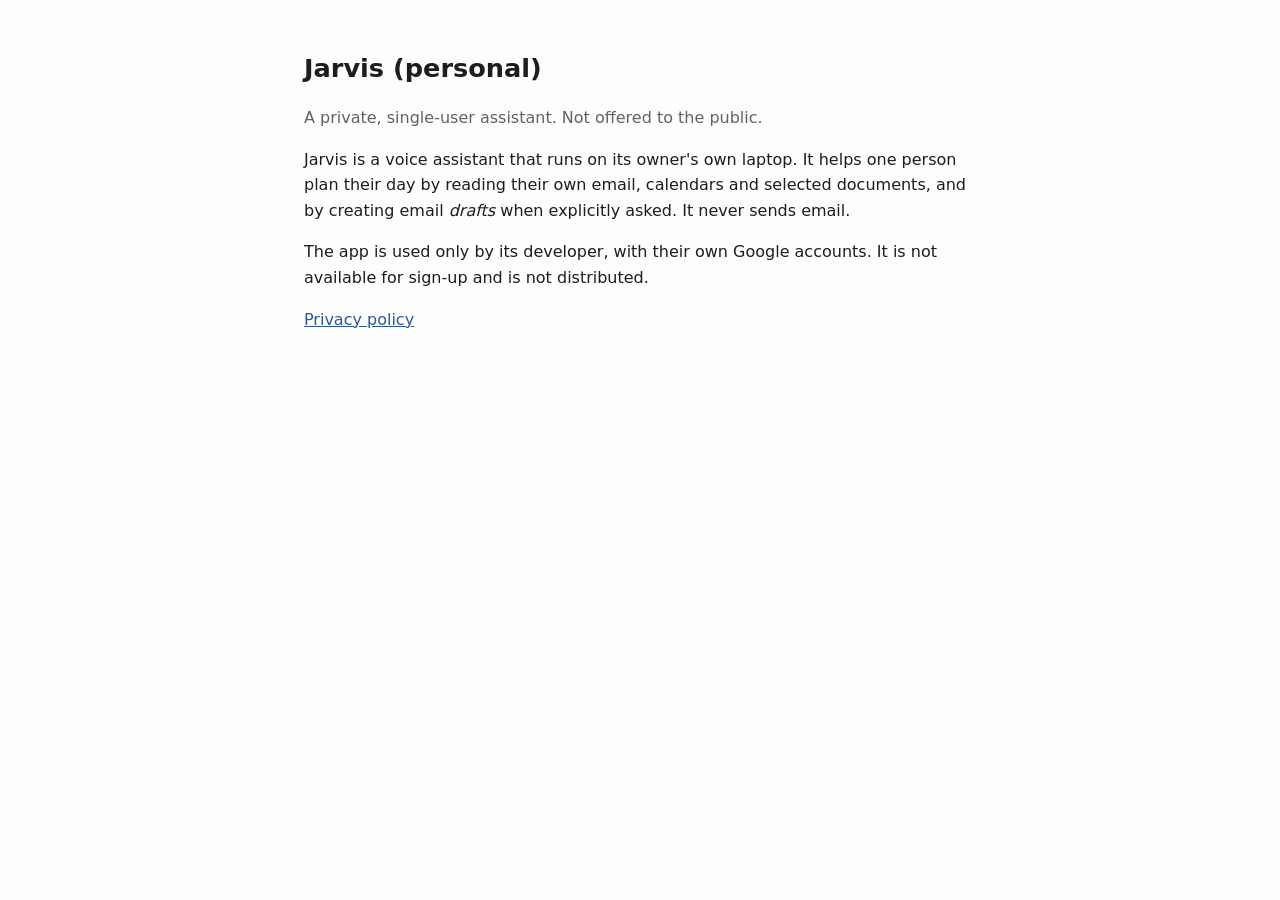
<file: index.html>
<!doctype html>
<html lang="en">
<head>
<meta charset="utf-8"><meta name="viewport" content="width=device-width, initial-scale=1">
<title>Jarvis (personal)</title><link rel="stylesheet" href="style.css">
</head>
<body>
<h1>Jarvis (personal)</h1>
<p class="muted">A private, single-user assistant. Not offered to the public.</p>
<p>Jarvis is a voice assistant that runs on its owner's own laptop. It helps one person plan
their day by reading their own email, calendars and selected documents, and by creating email
<em>drafts</em> when explicitly asked. It never sends email.</p>
<p>The app is used only by its developer, with their own Google accounts. It is not available
for sign-up and is not distributed.</p>
<p><a href="privacy.html">Privacy policy</a></p>
</body>
</html>
</file>
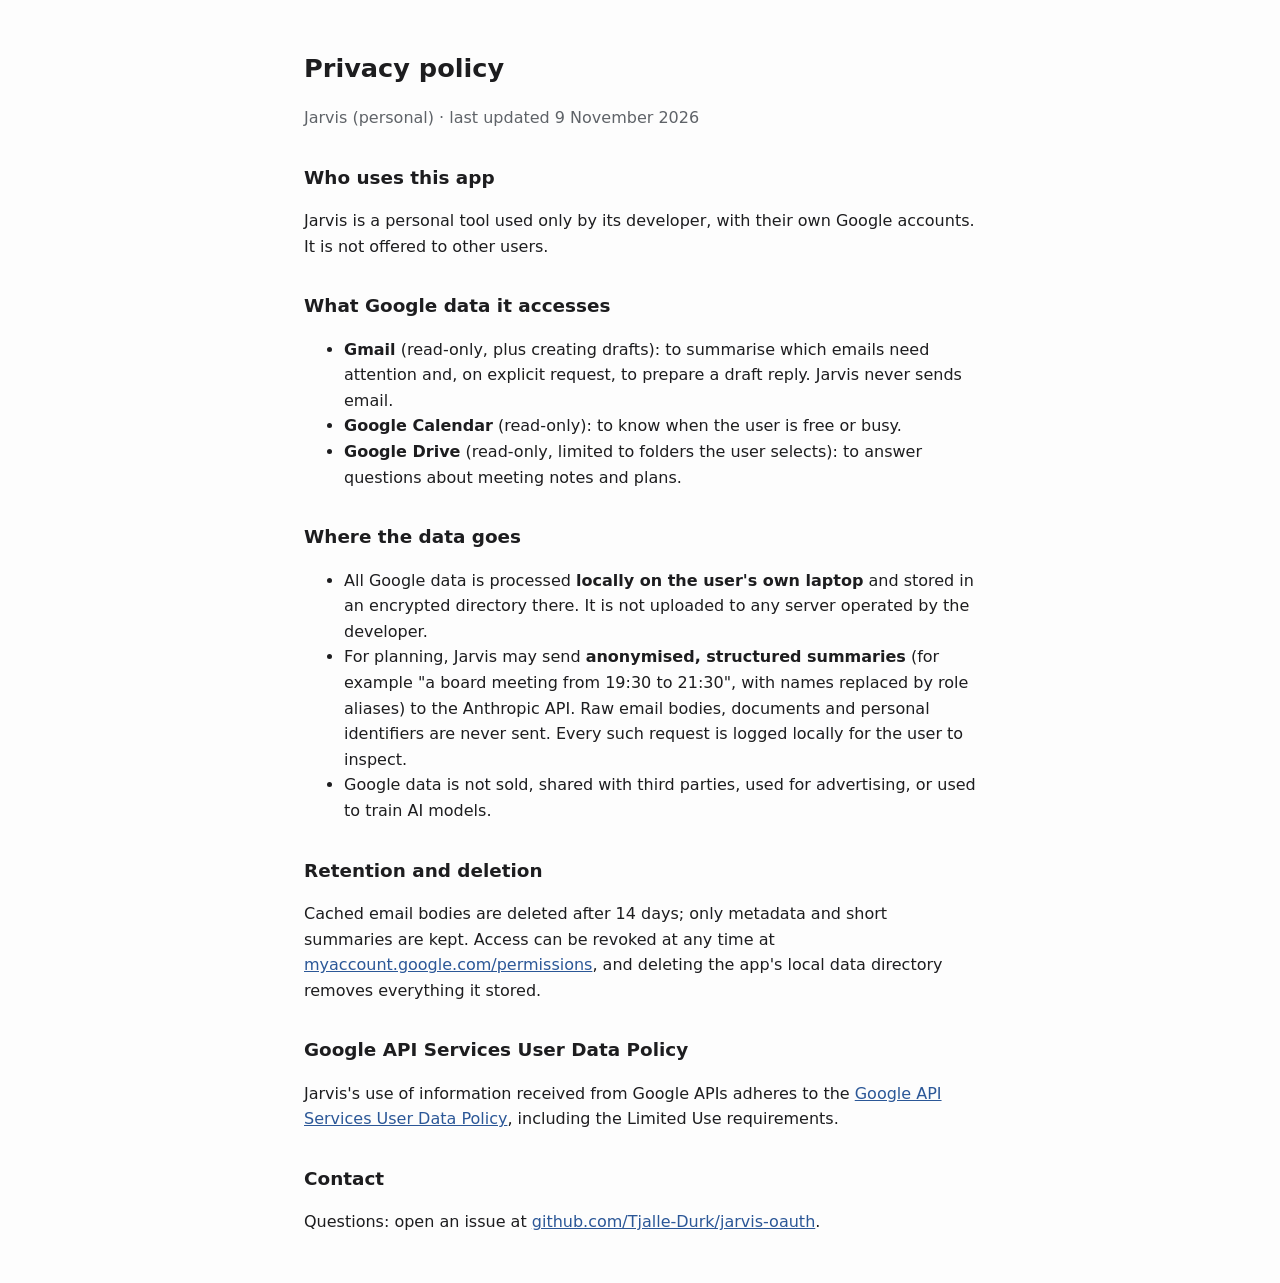
<file: privacy.html>
<!doctype html>
<html lang="en">
<head>
<meta charset="utf-8"><meta name="viewport" content="width=device-width, initial-scale=1">
<title>Jarvis Privacy Policy</title><link rel="stylesheet" href="style.css">
</head>
<body>
<h1>Privacy policy</h1>
<p class="muted">Jarvis (personal) · last updated 9 November 2026</p>

<h2>Who uses this app</h2>
<p>Jarvis is a personal tool used only by its developer, with their own Google accounts.
It is not offered to other users.</p>

<h2>What Google data it accesses</h2>
<ul>
  <li><strong>Gmail</strong> (read-only, plus creating drafts): to summarise which emails need
  attention and, on explicit request, to prepare a draft reply. Jarvis never sends email.</li>
  <li><strong>Google Calendar</strong> (read-only): to know when the user is free or busy.</li>
  <li><strong>Google Drive</strong> (read-only, limited to folders the user selects): to answer
  questions about meeting notes and plans.</li>
</ul>

<h2>Where the data goes</h2>
<ul>
  <li>All Google data is processed <strong>locally on the user's own laptop</strong> and stored
  in an encrypted directory there. It is not uploaded to any server operated by the developer.</li>
  <li>For planning, Jarvis may send <strong>anonymised, structured summaries</strong> (for example
  "a board meeting from 19:30 to 21:30", with names replaced by role aliases) to the Anthropic API.
  Raw email bodies, documents and personal identifiers are never sent. Every such request is logged
  locally for the user to inspect.</li>
  <li>Google data is not sold, shared with third parties, used for advertising, or used to train
  AI models.</li>
</ul>

<h2>Retention and deletion</h2>
<p>Cached email bodies are deleted after 14 days; only metadata and short summaries are kept.
Access can be revoked at any time at
<a href="https://myaccount.google.com/permissions">myaccount.google.com/permissions</a>,
and deleting the app's local data directory removes everything it stored.</p>

<h2>Google API Services User Data Policy</h2>
<p>Jarvis's use of information received from Google APIs adheres to the
<a href="https://developers.google.com/terms/api-services-user-data-policy">Google API Services
User Data Policy</a>, including the Limited Use requirements.</p>

<h2>Contact</h2>
<p>Questions: open an issue at
<a href="https://github.com/Tjalle-Durk/jarvis-oauth/issues">github.com/Tjalle-Durk/jarvis-oauth</a>.</p>
</body>
</html>
</file>
<file: style.css>
:root { --fg: #1d1d1f; --bg: #fdfdfd; --muted: #5f6368; --accent: #2b5797; }
@media (prefers-color-scheme: dark) { :root { --fg: #e8e8ea; --bg: #141416; --muted: #a0a4ab; --accent: #8fb3ff; } }
body { font: 16px/1.6 system-ui, sans-serif; color: var(--fg); background: var(--bg);
       max-width: 42rem; margin: 3rem auto; padding: 0 16px; }
h1 { font-size: 1.6rem; margin-bottom: .2rem; } h2 { font-size: 1.15rem; margin-top: 2rem; }
.muted { color: var(--muted); } a { color: var(--accent); }
</file>
